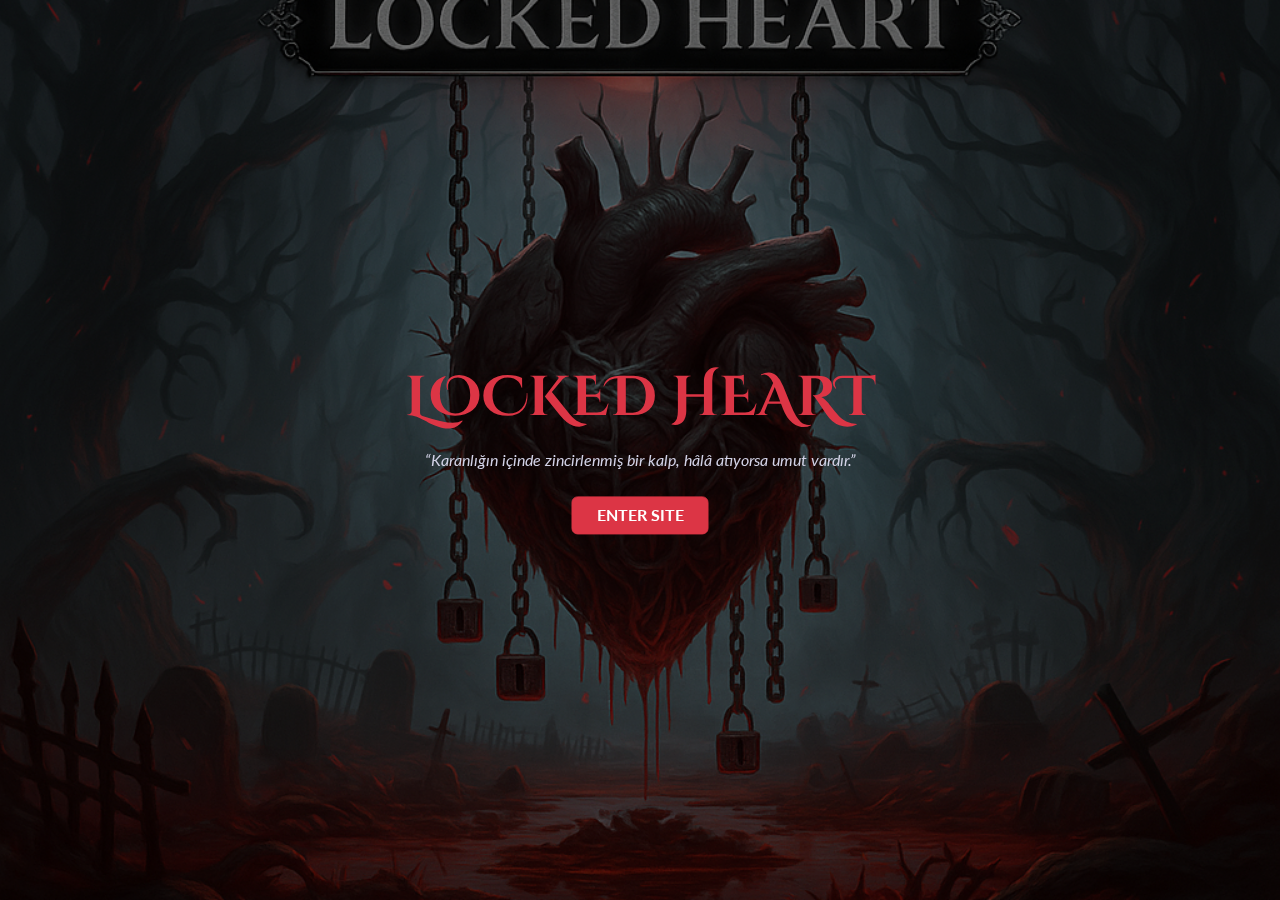
<file: index.html>
<!DOCTYPE html>
<html lang="tr">
<head>
  <meta charset="UTF-8" />
  <meta name="viewport" content="width=device-width, initial-scale=1" />
  <title>Locked Heart</title>
  <link href="https://fonts.googleapis.com/css2?family=Cinzel+Decorative:wght@700&family=Lato:wght@400;700&display=swap" rel="stylesheet">
  <link href="https://cdn.jsdelivr.net/npm/bootstrap@5.3.3/dist/css/bootstrap.min.css" rel="stylesheet">
  <link rel="stylesheet" href="css/style.css">
</head>

<body>
  <div class="entry-bg"></div>
  <div class="background-overlay"></div>

  <div class="chain chain-left"></div>
  <div class="chain chain-right"></div>
  <div class="pulse-heart"></div>

  <main id="intro" class="text-center position-absolute top-50 start-50 translate-middle">
    <h1 class="cinzel text-danger fw-bold display-4 mb-3">LOCKED HEART</h1>
    <p class="fst-italic mb-4">“Karanlığın içinde zincirlenmiş bir kalp, hâlâ atıyorsa umut vardır.”</p>
    <button class="btn btn-danger px-4 fw-bold enter-btn" onclick="enterSite()">ENTER SITE</button>
  </main>

  <script>
    function enterSite() {
      document.body.classList.add("fade-out");
      setTimeout(() => (window.location.href = "main.html"), 1100);
    }
  </script>

  <script src="js/script.js"></script>
</body>
</html>
</file>
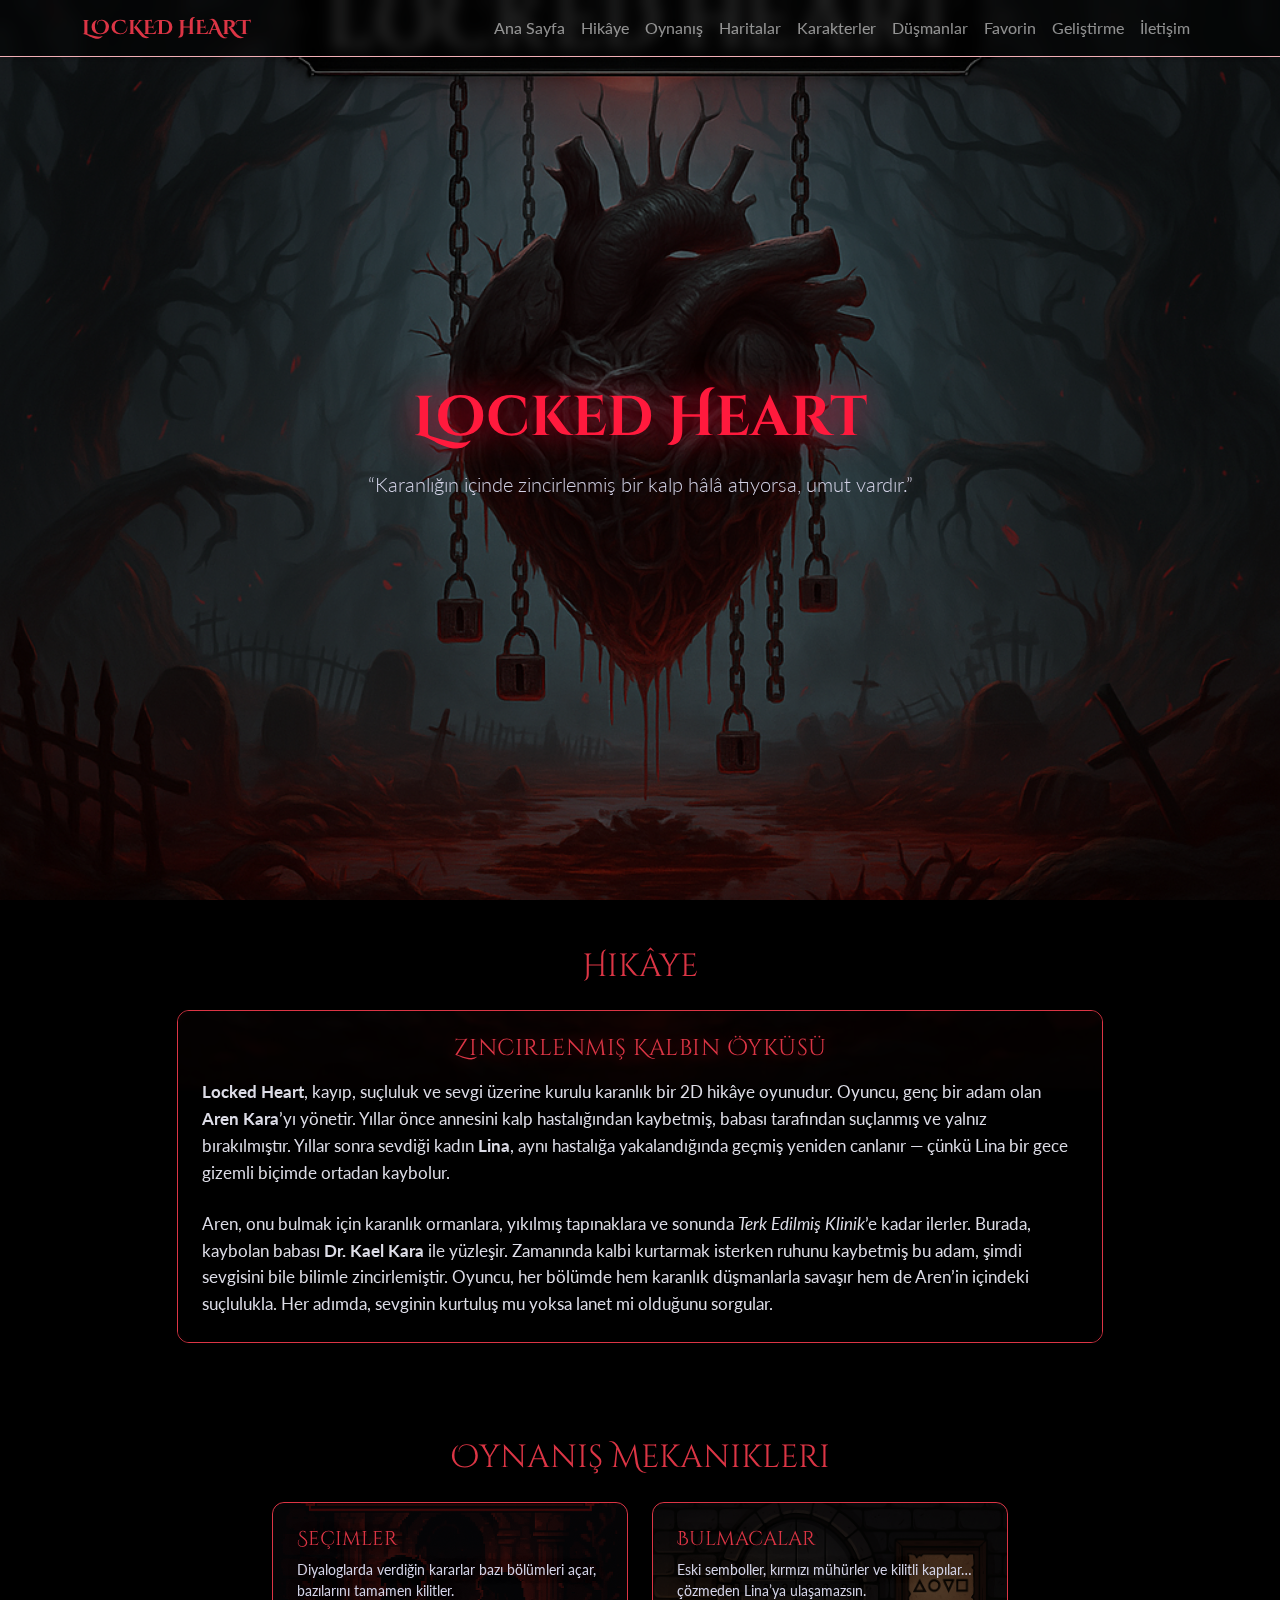
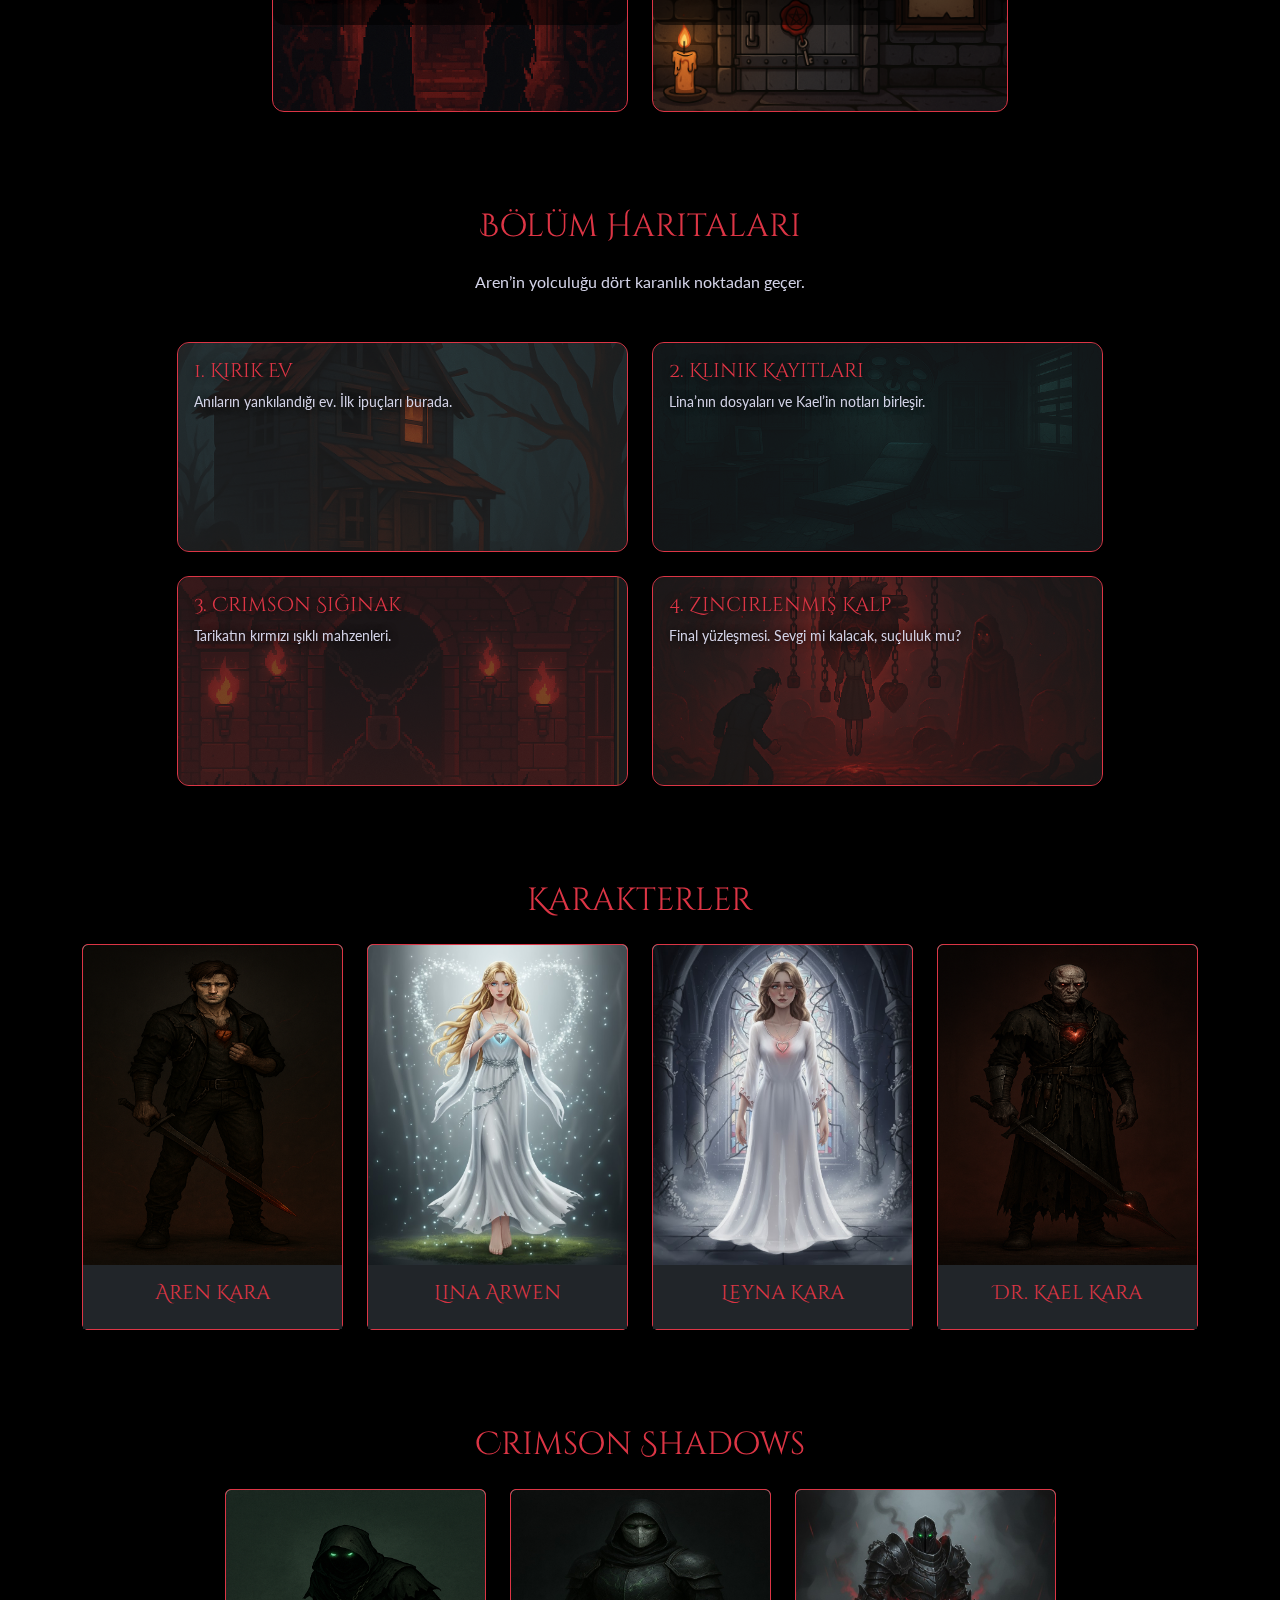
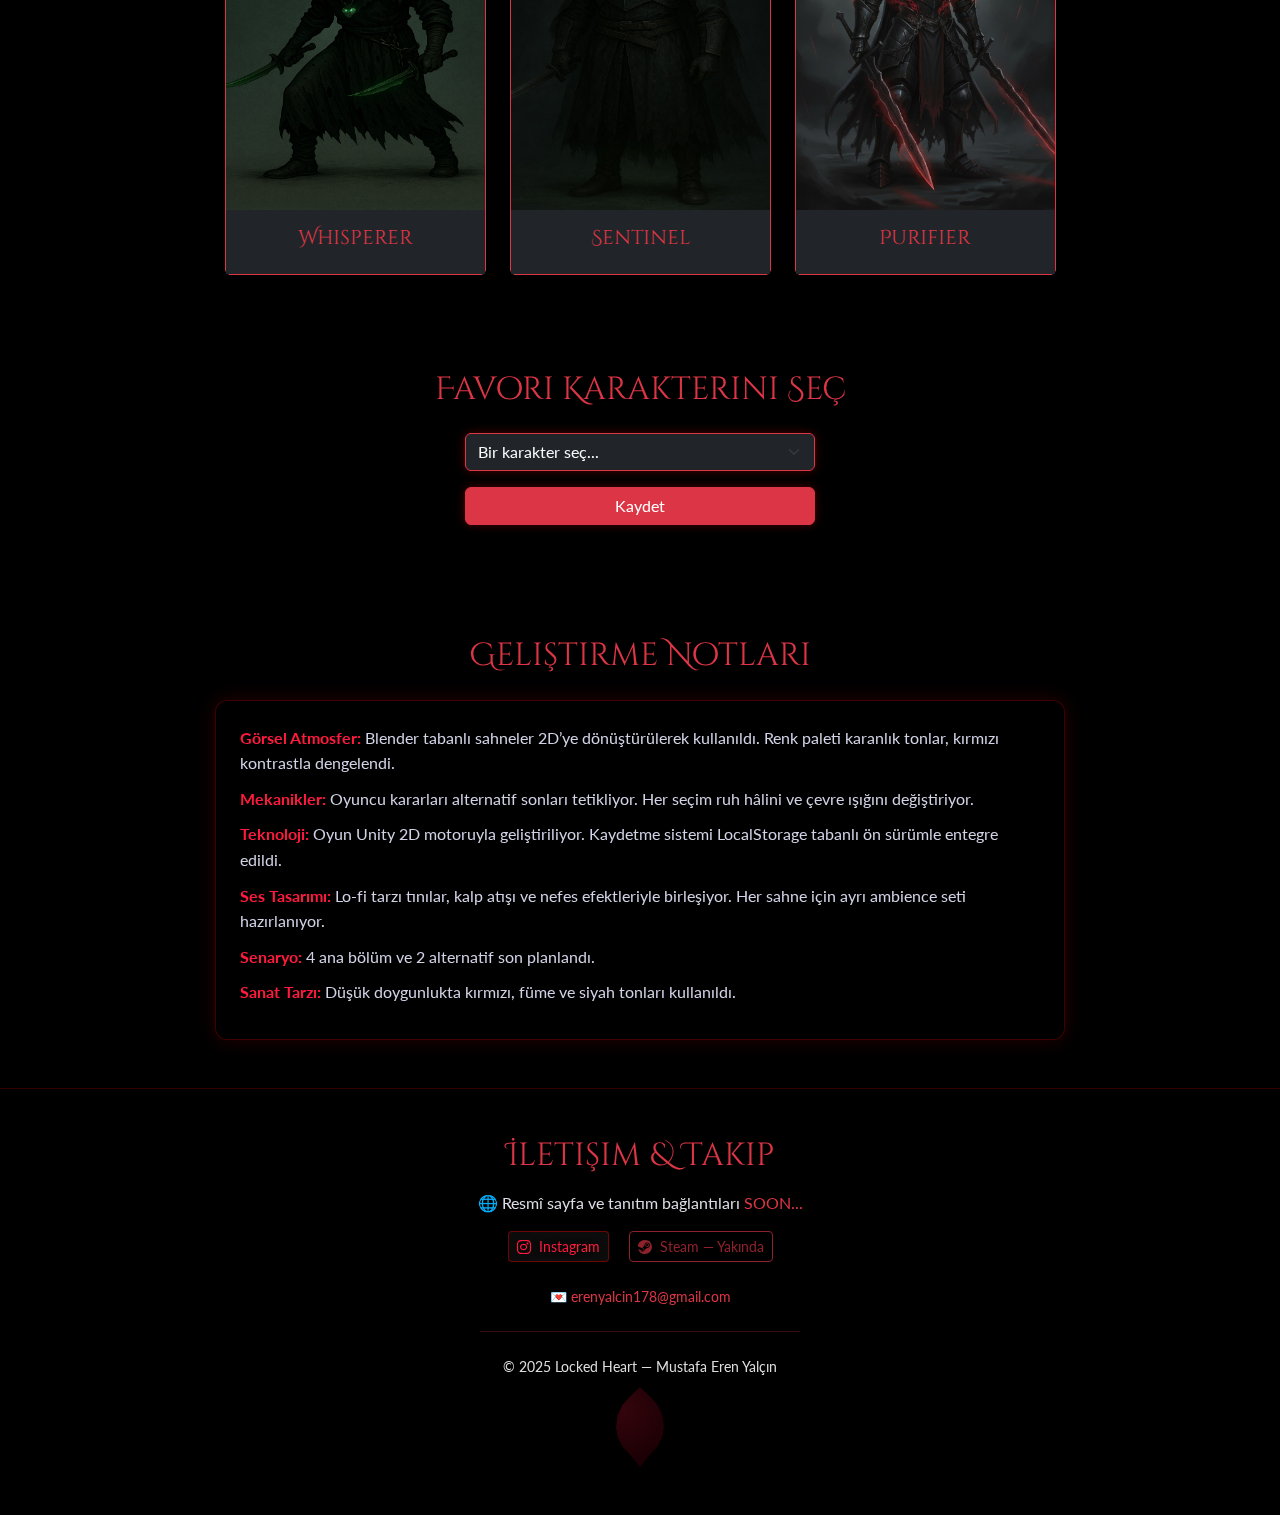
<file: main.html>
<!DOCTYPE html>
<html lang="tr">
<head>
  <meta charset="UTF-8" />
  <meta name="viewport" content="width=device-width, initial-scale=1" />
  <title>Locked Heart | Ana Menü</title>
  <link href="https://cdn.jsdelivr.net/npm/bootstrap@5.3.3/dist/css/bootstrap.min.css" rel="stylesheet">
  <link rel="stylesheet" href="https://cdn.jsdelivr.net/npm/bootstrap-icons@1.11.1/font/bootstrap-icons.css">
  <link href="https://fonts.googleapis.com/css2?family=Cinzel+Decorative:wght@700&family=Lato:wght@400;700&display=swap" rel="stylesheet">
  <link rel="stylesheet" href="css/style.css">
</head>
<body>
  <!-- Arka Plan -->
  <div class="entry-bg parallax"></div>
  <div class="background-overlay"></div>

  <!-- NAVBAR -->
  <nav class="navbar navbar-expand-lg navbar-dark fixed-top border-bottom border-danger-subtle shadow-sm">
    <div class="container">
      <a class="navbar-brand cinzel text-danger fw-bold" href="#hero">LOCKED HEART</a>
      <button class="navbar-toggler" type="button" data-bs-toggle="collapse" data-bs-target="#mainNavbar">
        <span class="navbar-toggler-icon"></span>
      </button>
      <div class="collapse navbar-collapse" id="mainNavbar">
        <ul class="navbar-nav ms-auto mb-2 mb-lg-0">
          <li class="nav-item"><a class="nav-link" href="#hero">Ana Sayfa</a></li>
          <li class="nav-item"><a class="nav-link" href="#story">Hikâye</a></li>
          <li class="nav-item"><a class="nav-link" href="#gameplay">Oynanış</a></li>
          <li class="nav-item"><a class="nav-link" href="#chapters">Haritalar</a></li>
          <li class="nav-item"><a class="nav-link" href="#characters">Karakterler</a></li>
          <li class="nav-item"><a class="nav-link" href="#enemies">Düşmanlar</a></li>
          <li class="nav-item"><a class="nav-link" href="#favorite">Favorin</a></li>
          <li class="nav-item"><a class="nav-link" href="#devlog">Geliştirme</a></li>
          <li class="nav-item"><a class="nav-link" href="#contact">İletişim</a></li>
        </ul>
      </div>
    </div>
  </nav>

  <!-- HERO -->
  <section id="hero" class="vh-100 d-flex align-items-center justify-content-center text-center text-light position-relative">
    <div class="container position-relative">
      <h1 class="display-4 cinzel hero-title fw-bold">Locked Heart</h1>
      <p class="lead mt-3 subtitle">“Karanlığın içinde zincirlenmiş bir kalp hâlâ atıyorsa, umut vardır.”</p>
    </div>
  </section>

  <!-- HİKÂYE -->
  <section id="story" class="section text-center py-5">
    <div class="container">
      <h2 class="cinzel text-danger mb-4">Hikâye</h2>
      <div class="row justify-content-center">
        <div class="col-md-10">
          <div class="card story-card border-danger text-start text-light">
            <div class="story-overlay p-4">
              <h5 class="cinzel text-danger mb-3 text-center">Zincirlenmiş Kalbin Öyküsü</h5>
              <p class="subtitle small mb-4">
                <strong>Locked Heart</strong>, kayıp, suçluluk ve sevgi üzerine kurulu karanlık bir 2D hikâye oyunudur.
                Oyuncu, genç bir adam olan <strong>Aren Kara</strong>’yı yönetir.
                Yıllar önce annesini kalp hastalığından kaybetmiş, babası tarafından suçlanmış ve yalnız bırakılmıştır.
                Yıllar sonra sevdiği kadın <strong>Lina</strong>, aynı hastalığa yakalandığında geçmiş yeniden canlanır —
                çünkü Lina bir gece gizemli biçimde ortadan kaybolur.
              </p>
              <p class="subtitle small mb-0">
                Aren, onu bulmak için karanlık ormanlara, yıkılmış tapınaklara ve sonunda <em>Terk Edilmiş Klinik</em>’e kadar ilerler.
                Burada, kaybolan babası <strong>Dr. Kael Kara</strong> ile yüzleşir.
                Zamanında kalbi kurtarmak isterken ruhunu kaybetmiş bu adam, şimdi sevgisini bile bilimle zincirlemiştir.
                Oyuncu, her bölümde hem karanlık düşmanlarla savaşır hem de Aren’in içindeki suçlulukla.
                Her adımda, sevginin kurtuluş mu yoksa lanet mi olduğunu sorgular.
              </p>
            </div>
          </div>
        </div>
      </div>
    </div>
  </section>

  <!-- OYNANIŞ -->
  <section id="gameplay" class="section text-center py-5">
    <div class="container">
      <h2 class="cinzel text-danger mb-4">Oynanış Mekanikleri</h2>
      <div class="row g-4 justify-content-center">
        <div class="col-md-4">
          <div class="card gameplay-card card-choices border-danger text-start text-light">
            <div class="overlay-card p-4">
              <h5 class="cinzel text-danger">Seçimler</h5>
              <p class="small mb-0 subtitle">Diyaloglarda verdiğin kararlar bazı bölümleri açar, bazılarını tamamen kilitler.</p>
            </div>
          </div>
        </div>
        <div class="col-md-4">
          <div class="card gameplay-card card-puzzle border-danger text-start text-light">
            <div class="overlay-card p-4">
              <h5 class="cinzel text-danger">Bulmacalar</h5>
              <p class="small mb-0 subtitle">Eski semboller, kırmızı mühürler ve kilitli kapılar… çözmeden Lina’ya ulaşamazsın.</p>
            </div>
          </div>
        </div>
      </div>
    </div>
  </section>

  <!-- HARİTALAR -->
  <section id="chapters" class="section text-center py-5">
    <div class="container">
      <h2 class="cinzel text-danger mb-4">Bölüm Haritaları</h2>
      <p class="subtitle mb-5">Aren’in yolculuğu dört karanlık noktadan geçer.</p>
      <div class="row g-4 justify-content-center">
        <div class="col-md-5">
          <div class="card bg-dark border-danger h-100 position-relative overflow-hidden">
            <img src="img/Kırık Ev.png" class="card-img position-absolute top-0 start-0 w-100 h-100" style="object-fit:cover;opacity:0.45;">
            <div class="card-body text-start position-relative">
              <h5 class="cinzel text-danger">1. Kırık Ev</h5>
              <p class="subtitle small">Anıların yankılandığı ev. İlk ipuçları burada.</p>
            </div>
          </div>
        </div>
        <div class="col-md-5">
          <div class="card bg-dark border-danger h-100 position-relative overflow-hidden">
            <img src="img/Klinik Kayıtları.png" class="card-img position-absolute top-0 start-0 w-100 h-100" style="object-fit:cover;opacity:0.45;">
            <div class="card-body text-start position-relative">
              <h5 class="cinzel text-danger">2. Klinik Kayıtları</h5>
              <p class="subtitle small">Lina’nın dosyaları ve Kael’in notları birleşir.</p>
            </div>
          </div>
        </div>
        <div class="col-md-5">
          <div class="card bg-dark border-danger h-100 position-relative overflow-hidden">
            <img src="img/Crimson Sığınak.png" class="card-img position-absolute top-0 start-0 w-100 h-100" style="object-fit:cover;opacity:0.45;">
            <div class="card-body text-start position-relative">
              <h5 class="cinzel text-danger">3. Crimson Sığınak</h5>
              <p class="subtitle small">Tarikatın kırmızı ışıklı mahzenleri.</p>
            </div>
          </div>
        </div>
        <div class="col-md-5">
          <div class="card bg-dark border-danger h-100 position-relative overflow-hidden">
            <img src="img/Zincirlenmiş Kalp.png" class="card-img position-absolute top-0 start-0 w-100 h-100" style="object-fit:cover;opacity:0.45;">
            <div class="card-body text-start position-relative">
              <h5 class="cinzel text-danger">4. Zincirlenmiş Kalp</h5>
              <p class="subtitle small">Final yüzleşmesi. Sevgi mi kalacak, suçluluk mu?</p>
            </div>
          </div>
        </div>
      </div>
    </div>
  </section>

  <!-- KARAKTERLER -->
  <section id="characters" class="section text-center py-5">
    <div class="container">
      <h2 class="cinzel text-danger mb-4">Karakterler</h2>
      <div class="row g-4 justify-content-center">
        <div class="col-sm-6 col-md-3"><div class="card border-danger"><img src="img/aren Kara.png" class="card-img-top object-fit-cover" style="height:320px;"><div class="card-body bg-dark"><h5 class="cinzel text-danger">Aren Kara</h5></div></div></div>
        <div class="col-sm-6 col-md-3"><div class="card border-danger"><img src="img/Lina.jpg" class="card-img-top object-fit-cover" style="height:320px;"><div class="card-body bg-dark"><h5 class="cinzel text-danger">Lina Arwen</h5></div></div></div>
        <div class="col-sm-6 col-md-3"><div class="card border-danger"><img src="img/Leyna.jpg" class="card-img-top object-fit-cover" style="height:320px;"><div class="card-body bg-dark"><h5 class="cinzel text-danger">Leyna Kara</h5></div></div></div>
        <div class="col-sm-6 col-md-3"><div class="card border-danger"><img src="img/kael kara.png" class="card-img-top object-fit-cover" style="height:320px;"><div class="card-body bg-dark"><h5 class="cinzel text-danger">Dr. Kael Kara</h5></div></div></div>
      </div>
    </div>
  </section>

  <!-- DÜŞMANLAR -->
  <section id="enemies" class="section text-center py-5">
    <div class="container">
      <h2 class="cinzel text-danger mb-4">Crimson Shadows</h2>
      <div class="row g-4 justify-content-center">
        <div class="col-sm-6 col-md-3"><div class="card border-danger"><img src="img/Whisperer.png" class="card-img-top object-fit-cover" style="height:320px;"><div class="card-body bg-dark"><h5 class="cinzel text-danger">Whisperer</h5></div></div></div>
        <div class="col-sm-6 col-md-3"><div class="card border-danger"><img src="img/Sentinal.jpg" class="card-img-top object-fit-cover" style="height:320px;"><div class="card-body bg-dark"><h5 class="cinzel text-danger">Sentinel</h5></div></div></div>
        <div class="col-sm-6 col-md-3"><div class="card border-danger"><img src="img/Purifier.jpg" class="card-img-top object-fit-cover" style="height:320px;"><div class="card-body bg-dark"><h5 class="cinzel text-danger">Purifier</h5></div></div></div>
      </div>
    </div>
  </section>

  <!-- FAVORİN -->
  <section id="favorite" class="section text-center py-5">
    <div class="container">
      <h2 class="cinzel text-danger mb-4">Favori Karakterini Seç</h2>
      <select id="favSelect" class="form-select mb-3 bg-dark text-light border-danger w-50 mx-auto">
        <option value="" selected disabled>Bir karakter seç...</option>
        <option value="Aren Kara">Aren Kara</option>
        <option value="Lina Arwen">Lina Arwen</option>
        <option value="Leyna Kara">Leyna Kara</option>
        <option value="Dr. Kael Kara">Dr. Kael Kara</option>
        <option value="Whisperer">Whisperer</option>
        <option value="Sentinel">Sentinel</option>
        <option value="Purifier">Purifier</option>
      </select>
      <button id="saveFav" class="btn btn-danger">Kaydet</button>
      <p id="savedFav" class="mt-3 subtitle"></p>
    </div>
  </section>

  <!-- GELİŞTİRME -->
  <section id="devlog" class="section text-center py-5">
    <div class="container">
      <h2 class="cinzel text-danger mb-4">Geliştirme Notları</h2>
      <div class="devlog-card mx-auto p-4 text-start">
        <ul class="list-unstyled subtitle mb-0">
          <li><strong>Görsel Atmosfer:</strong> Blender tabanlı sahneler 2D’ye dönüştürülerek kullanıldı. Renk paleti karanlık tonlar, kırmızı kontrastla dengelendi.</li>
          <li><strong>Mekanikler:</strong> Oyuncu kararları alternatif sonları tetikliyor. Her seçim ruh hâlini ve çevre ışığını değiştiriyor.</li>
          <li><strong>Teknoloji:</strong> Oyun Unity 2D motoruyla geliştiriliyor. Kaydetme sistemi LocalStorage tabanlı ön sürümle entegre edildi.</li>
          <li><strong>Ses Tasarımı:</strong> Lo-fi tarzı tınılar, kalp atışı ve nefes efektleriyle birleşiyor. Her sahne için ayrı ambience seti hazırlanıyor.</li>
          <li><strong>Senaryo:</strong> 4 ana bölüm ve 2 alternatif son planlandı.</li>
          <li><strong>Sanat Tarzı:</strong> Düşük doygunlukta kırmızı, füme ve siyah tonları kullanıldı.</li>
        </ul>
      </div>
    </div>
  </section>

  <!-- FOOTER -->
  <footer id="contact" class="footer text-center py-5">
    <div class="container">
      <h2 class="cinzel text-danger mb-3">İletişim &amp; Takip</h2>
      <p class="subtitle mb-3">🌐 Resmî sayfa ve tanıtım bağlantıları <span class="text-danger glow-text">SOON...</span></p>
      <div class="socials mb-4">
        <a href="https://www.instagram.com/lyalcinw.s" target="_blank" class="btn btn-outline-danger btn-sm mx-2 d-inline-flex align-items-center gap-2">
          <i class="bi bi-instagram"></i> Instagram
        </a>
        <button class="btn btn-outline-danger btn-sm mx-2 d-inline-flex align-items-center gap-2" disabled>
          <i class="bi bi-steam"></i> Steam — Yakında
        </button>
      </div>
      <p class="small mb-4">💌 <a href="mailto:erenyalcin178@gmail.com" class="text-danger text-decoration-none">erenyalcin178@gmail.com</a></p>
      <hr class="border-danger opacity-25 my-4" style="max-width:320px;margin:auto;">
      <p class="small mb-0">© 2025 Locked Heart — Mustafa Eren Yalçın</p>
      <div class="footer-heart-wrap"><div class="footer-heart"></div></div>
    </div>
  </footer>

  <!-- JS -->
  <script src="https://cdn.jsdelivr.net/npm/bootstrap@5.3.3/dist/js/bootstrap.bundle.min.js"></script>
  <script src="js/script.js"></script>
</body>
</html>
</file>
<file: css/style.css>
@import url('https://fonts.googleapis.com/css2?family=Cinzel+Decorative:wght@700&family=Lato:wght@400;700&display=swap');

:root {
  --red: #b30025;
  --text-soft: rgb(210,210,230);
}

/* ===== GENEL ===== */
body {
  background: #000;
  color: var(--text-soft);
  font-family: 'Lato', sans-serif;
  overflow-x: hidden;
  transition: opacity 1.1s ease;
}
body.fade-out { opacity: 0; }

.cinzel { font-family: 'Cinzel Decorative', cursive; }

.entry-bg {
  position: fixed;
  inset: 0;
  background: url("../img/888.jpg") center/cover no-repeat;
  z-index: -3;
}
.background-overlay {
  position: fixed;
  inset: 0;
  background: rgba(0,0,0,0.55);
  z-index: -2;
}

/* ===== NAVBAR ===== */
.navbar {
  background: rgba(0,0,0,0.6) !important;
  backdrop-filter: blur(7px);
  transition: all 0.4s ease;
}
.navbar.scrolled {
  background: rgba(0, 0, 0, 0.85) !important;
  box-shadow: 0 0 12px rgba(255, 0, 0, 0.25);
}

/* ===== BÖLÜMLER ===== */
.section { position: relative; z-index: 1; }
.section-title { text-shadow: 0 0 18px rgba(255,0,50,0.5); }
.subtitle { color: var(--text-soft); }

.hero-title {
  color: #ff1a3d;
  text-shadow: 0 0 35px rgba(255,0,50,0.8);
}

/* ===== OYNANIŞ KARTLARI ===== */
.gameplay-card {
  position: relative;
  min-height: 210px;
  border-radius: 12px;
  overflow: hidden;
  border: 1px solid rgba(255,0,0,0.35);
  transition: transform 0.4s ease, box-shadow 0.4s ease;
}
.gameplay-card .overlay-card {
  position: relative;
  z-index: 2;
  background: rgba(0,0,0,0.55);
  border-radius: 12px;
}
.card-choices { background: url("../img/secimler.png") center/cover no-repeat; }
.card-puzzle { background: url("../img/bulmacalar.png") center/cover no-repeat; }

.gameplay-card h5, .gameplay-card p {
  text-shadow: 0 0 8px rgba(0,0,0,0.6);
}
.gameplay-card:hover {
  transform: scale(1.03);
  box-shadow: 0 0 20px rgba(255,0,0,0.25);
}

/* ===== HARİTA KARTLARI ===== */
#chapters .card {
  min-height: 210px;
  border-radius: 12px;
  overflow: hidden;
  border: 1px solid rgba(255,0,0,0.35);
  background: rgba(0,0,0,0.55);
  transition: transform 0.4s ease, box-shadow 0.4s ease;
}
#chapters .card:hover {
  transform: scale(1.03);
  box-shadow: 0 0 20px rgba(255, 0, 40, 0.25);
}
#chapters .card img.card-img {
  object-fit: cover;
  width: 100%;
  height: 100%;
  opacity: 0.4;
  transition: opacity 0.4s ease, transform 0.5s ease;
}
#chapters .card:hover img.card-img {
  opacity: 0.65;
  transform: scale(1.05);
}
#chapters .card .card-body {
  position: relative;
  z-index: 2;
  text-shadow: 0 0 8px rgba(0,0,0,0.9);
}

/* ===== HİKÂYE KARTI ===== */
.story-card {
  position: relative;
  border-radius: 12px;
  overflow: hidden;
  border: 1px solid rgba(255,0,0,0.4);
  background: url("../img/888.jpg") center/cover no-repeat fixed;
  min-height: 280px;
  transition: transform 0.3s ease, box-shadow 0.3s ease;
}
.story-card::before {
  content: "";
  position: absolute;
  inset: 0;
  background: rgba(0, 0, 0, 0.65);
  backdrop-filter: blur(2px);
  z-index: 1;
}
.story-card:hover {
  transform: scale(1.01);
  box-shadow: 0 0 25px rgba(255, 0, 40, 0.25);
}
.story-overlay {
  position: relative;
  z-index: 2;
  background: rgba(0, 0, 0, 0.45);
  border-radius: 12px;
  text-shadow: 0 0 8px rgba(0,0,0,0.9);
  line-height: 1.6;
  padding: 1.8rem;
}
.story-card h5 {
  font-size: 1.45rem;
  text-shadow: 0 0 15px rgba(255,0,40,0.4);
  letter-spacing: 0.5px;
}
.story-card p {
  font-size: 1.05rem;
  color: rgb(220,220,230);
}
@media (max-width: 768px) {
  .story-card { min-height: 240px; }
  .story-card p { font-size: 0.95rem; }
}

/* ===== GELİŞTİRME KARTI ===== */
.devlog-card {
  max-width: 850px;
  background: rgba(0,0,0,0.45);
  border: 1px solid rgba(255,0,0,0.25);
  border-radius: 12px;
  box-shadow: 0 0 20px rgba(255,0,0,0.15);
  backdrop-filter: blur(6px);
  text-shadow: 0 0 6px rgba(0,0,0,0.6);
  transition: all 0.3s ease;
}
.devlog-card:hover {
  transform: scale(1.01);
  box-shadow: 0 0 35px rgba(255,0,0,0.3);
}
.devlog-card li {
  margin-bottom: 10px;
  line-height: 1.6;
}
.devlog-card strong { color: #ff1a3d; }

/* ===== FAVORİ ===== */
#favSelect, #saveFav {
  box-shadow: 0 0 10px rgba(255,0,0,0.3);
  display: block;
  margin: 0.5rem auto;
  width: 50%;
  max-width: 350px;
}
#savedFav {
  text-shadow: 0 0 10px rgba(255,0,0,0.4);
  font-weight: 600;
  transition: opacity 0.3s ease;
}
#savedFav.glow {
  color: #ff1a3d;
  text-shadow: 0 0 15px rgba(255,0,50,0.9);
  animation: fadeOut 3s forwards;
}
@keyframes fadeOut {
  0% { opacity: 1; }
  100% { opacity: 0; }
}

/* ===== FOOTER ===== */
.footer {
  background: rgba(0,0,0,0.75);
  border-top: 1px solid rgba(255,0,0,0.2);
  color: #ddd;
  text-shadow: 0 0 6px rgba(0,0,0,0.6);
}
.footer .subtitle {
  font-size: 1rem;
  color: rgb(220,220,230);
}
.footer a {
  color: #ff1a3d;
  transition: color 0.3s ease;
}
.footer a:hover { color: #fff; }

.socials a,
.socials button {
  background: rgba(20,20,20,0.6);
  border: 1px solid rgba(255,0,0,0.4);
  color: #ff1a3d;
  backdrop-filter: blur(3px);
  transition: all 0.3s ease;
}
.socials a:hover {
  background: #b30025;
  color: white;
  transform: scale(1.05);
}

.glow-text {
  animation: glow 2s ease-in-out infinite alternate;
}
@keyframes glow {
  from { text-shadow: 0 0 6px rgba(255,0,0,0.4); opacity: 0.6; }
  to { text-shadow: 0 0 20px rgba(255,0,40,1); opacity: 1; }
}

/* ===== FOOTER KALP ANİMASYONU ===== */
.footer-heart-wrap {
  display: flex;
  justify-content: center;
  margin-top: 10px;
}
.footer-heart {
  width: 80px;
  height: 80px;
  background: radial-gradient(circle at 30% 30%, #ff1a3d, #800015 70%);
  clip-path: polygon(
    50% 0%,61% 10%,72% 22%,78% 35%,80% 50%,
    78% 62%,72% 74%,61% 86%,50% 100%,39% 86%,
    28% 74%,22% 62%,20% 50%,22% 35%,28% 22%,39% 10%
  );
  opacity: 0.2;
  filter: drop-shadow(0 0 20px rgba(255,0,0,0.4));
  animation: footerPulse 2.6s ease-in-out infinite;
}
@keyframes footerPulse {
  0%,100% { transform: scale(1); opacity: 0.2; filter: drop-shadow(0 0 10px rgba(255,0,0,0.4)); }
  50% { transform: scale(1.25); opacity: 0.35; filter: drop-shadow(0 0 25px rgba(255,0,0,0.8)); }
}

/* ===== RESPONSIVE ===== */
@media (max-width: 768px) {
  .char-img { height: 260px; }
}
</file>
